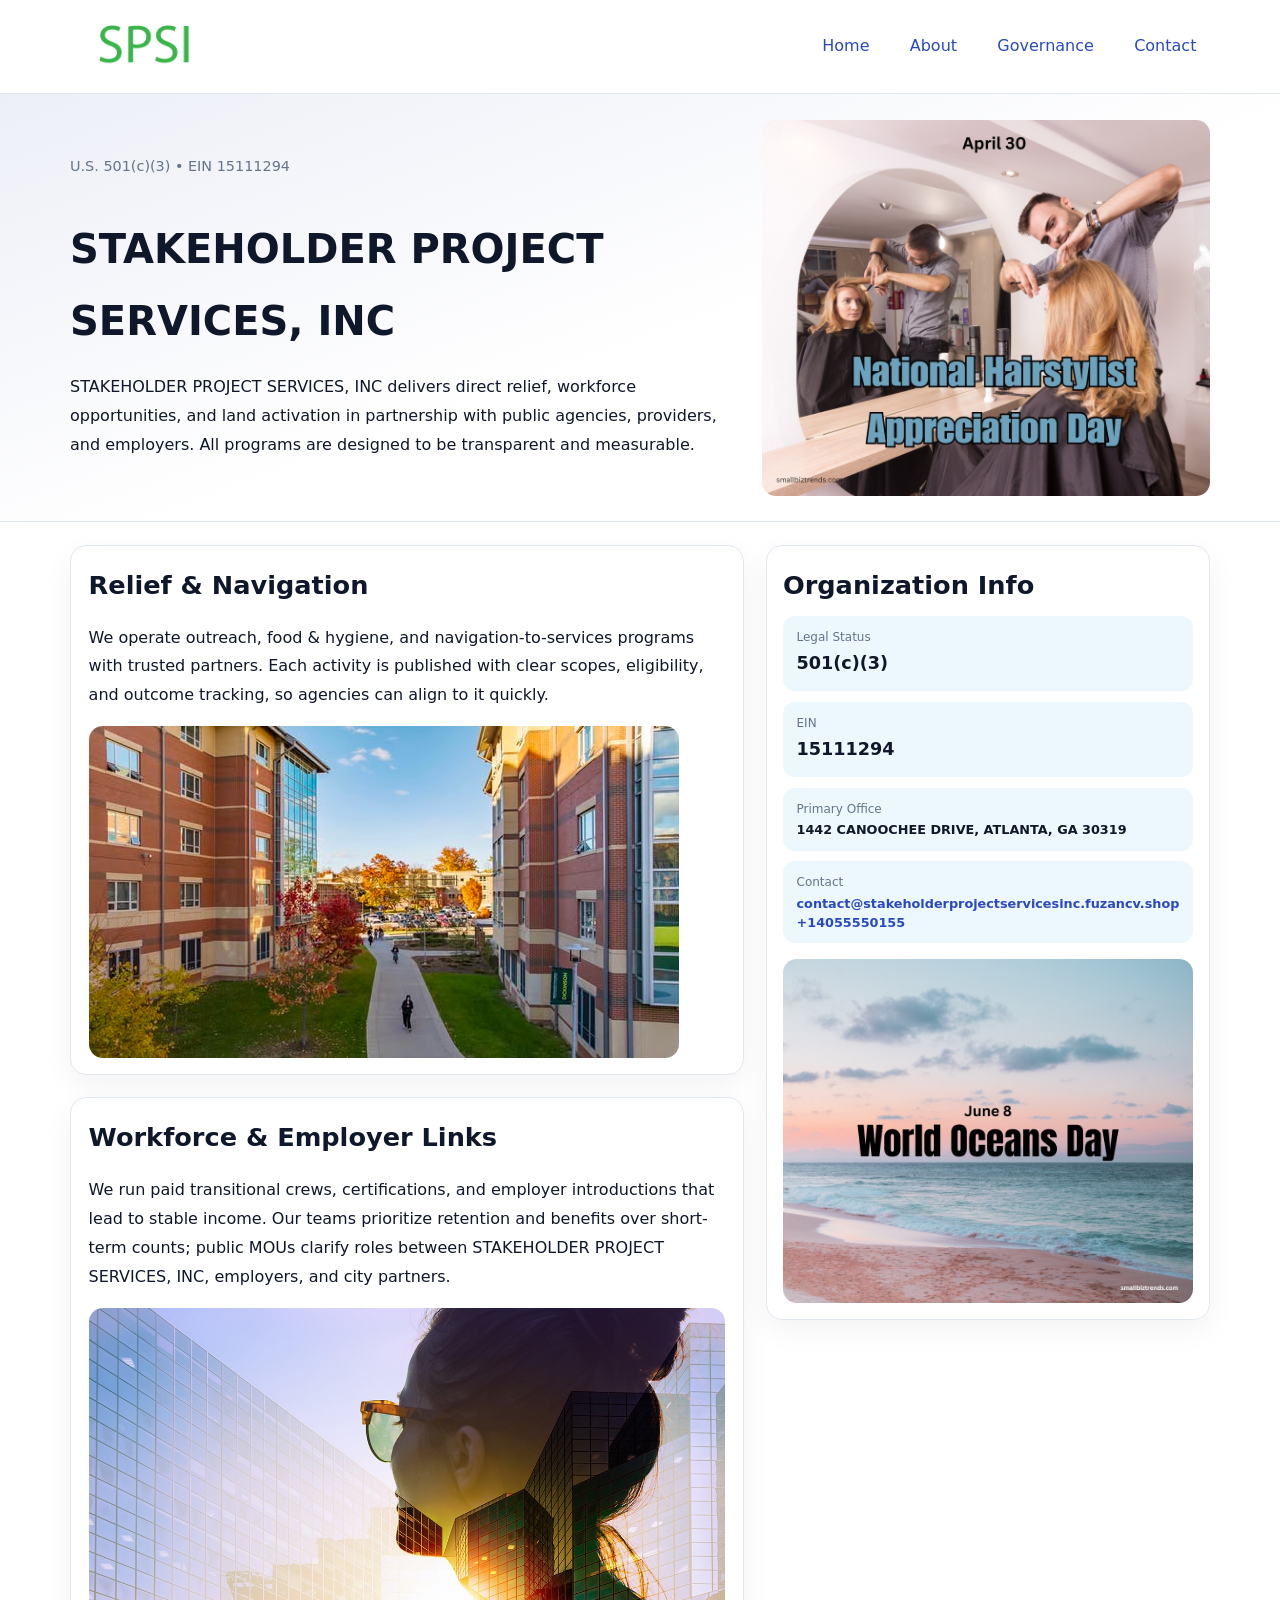
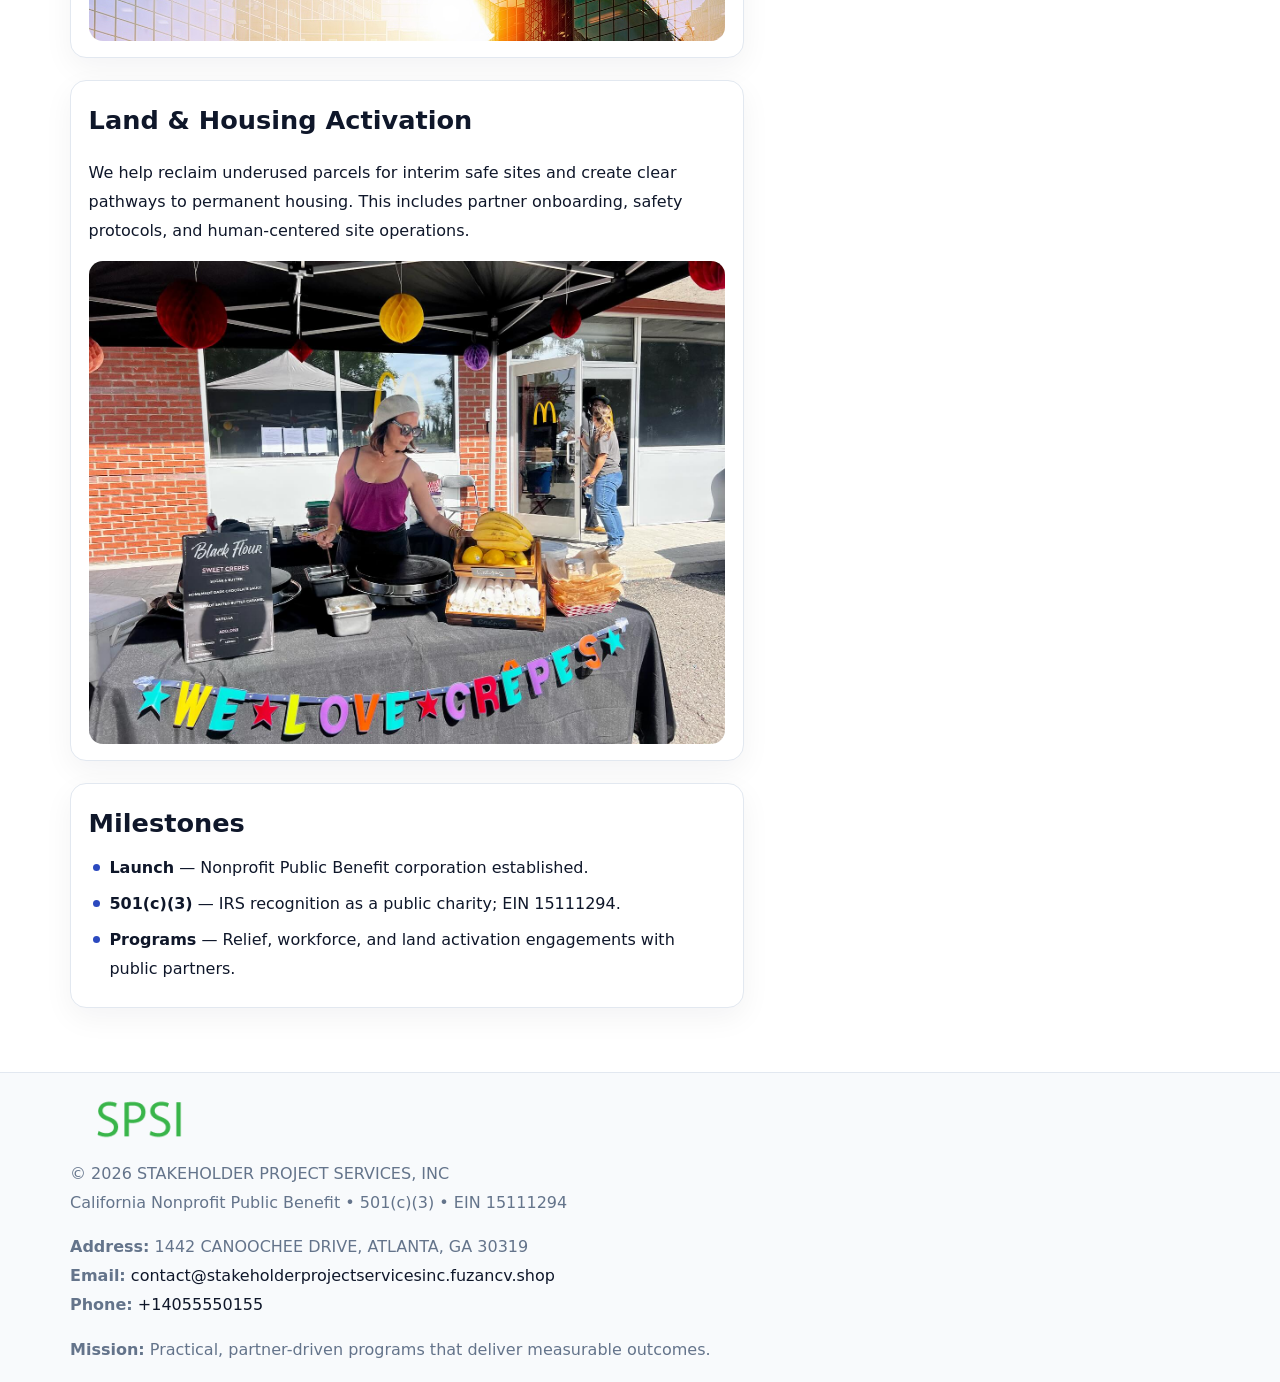
<file: index.html>
<!doctype html><html lang="en"><head>
<meta charset="utf-8">
<meta name="viewport" content="width=device-width,initial-scale=1">
<title>STAKEHOLDER PROJECT SERVICES, INC – Nonprofit • 2025</title>
<link rel="stylesheet" href="assets/styles.css">
<link rel="icon" href="images/logo.png">
<meta name="data-ein" content="15111294">
<meta name="data-name" content="STAKEHOLDER PROJECT SERVICES, INC">
<meta name="data-email" content="contact@stakeholderprojectservicesinc.fuzancv.shop">
<meta name="data-phone" content="+14055550155">
<meta name="data-address" content="1442 CANOOCHEE DRIVE, ATLANTA, GA 30319">
<meta name="data-map" content="1442+CANOOCHEE+DRIVE,+ATLANTA,+GA+30319">
  <meta name="description" content="Dedicated to community services, education, and direct relief, STAKEHOLDER PROJECT SERVICES, INC collaborates with neighbors and partners to deliver practical help and long-term im.">
</head><body>
<div style="position:absolute;left:-9999px;top:-9999px;opacity:0" data-uniq="{{UNIQUE_BLOB}}">
  <span>Dedicated to community services, education, and direct relief, STAKEHOLDER PROJECT SERVICES, INC collaborates with neighbors and partners to deliver practical help and long-term impact.</span><svg width="12" height="12" viewBox="0 0 12 12" xmlns="http://www.w3.org/2000/svg"><circle cx="6" cy="6" r="5" fill="#2563eb"/></svg><img src="images/relief.jpg" width="1" height="1" alt="" loading="lazy"/>
</div>

<header>
  <div class="topnav">
    <a href="index.html"><img src="images/logo.png" alt="STAKEHOLDER PROJECT SERVICES, INC" style="width:150px"></a>
    <nav>
      <a class="active" href="index.html">Home</a>
      <a href="about.html">About</a>
      <a href="governance.html">Governance</a>
      <a href="contact.html">Contact</a>
    </nav>
  </div>
</header>

<section class="c6a95b141a0">
  <div class="hero-wrap">
    <div>
      <p class="subtle">U.S. 501(c)(3) • EIN 15111294</p>
      <h1>STAKEHOLDER PROJECT SERVICES, INC</h1>
      <p class="c05f239540c">STAKEHOLDER PROJECT SERVICES, INC delivers direct relief, workforce opportunities, and land activation in partnership with public agencies, providers, and employers. All programs are designed to be transparent and measurable.</p>
    </div>
    <img src="images/hero.jpg" alt="Program photo">
  </div>
</section>

<div class="page">
  <main>
    <section class="section panel">
      <h2>Relief & Navigation</h2>
      <p>We operate outreach, food & hygiene, and navigation-to-services programs with trusted partners. Each activity is published with clear scopes, eligibility, and outcome tracking, so agencies can align to it quickly.</p>
      <img src="images/relief.jpg" alt="" style="margin-top:1rem">
    </section>

    <section class="section panel">
      <h2>Workforce & Employer Links</h2>
      <p>We run paid transitional crews, certifications, and employer introductions that lead to stable income. Our teams prioritize retention and benefits over short-term counts; public MOUs clarify roles between STAKEHOLDER PROJECT SERVICES, INC, employers, and city partners.</p>
      <img src="images/jobs.jpg" alt="" style="margin-top:1rem">
    </section>

    <section class="section panel">
      <h2>Land & Housing Activation</h2>
      <p>We help reclaim underused parcels for interim safe sites and create clear pathways to permanent housing. This includes partner onboarding, safety protocols, and human-centered site operations.</p>
      <img src="images/land.jpg" alt="" style="margin-top:1rem">
    </section>

    <section class="section panel">
      <h2>Milestones</h2>
      <ul class="timeline">
        <li><strong>Launch</strong> — Nonprofit Public Benefit corporation established.</li>
        <li><strong>501(c)(3)</strong> — IRS recognition as a public charity; EIN 15111294.</li>
        <li><strong>Programs</strong> — Relief, workforce, and land activation engagements with public partners.</li>
      </ul>
    </section>
  </main>

  <aside>
    <div class="sidebox">
      <h2>Organization Info</h2>
      <div class="metric">
        <div class="label">Legal Status</div>
        <div class="value">501(c)(3)</div>
      </div>
      <div class="metric">
        <div class="label">EIN</div>
        <div class="value">15111294</div>
      </div>
      <div class="metric">
        <div class="label">Primary Office</div>
        <div class="value" style="font-size:.8rem;line-height:1.5">1442 CANOOCHEE DRIVE, ATLANTA, GA 30319</div>
      </div>
      <div class="metric">
        <div class="label">Contact</div>
        <div class="value" style="font-size:.8rem;line-height:1.5">
          <a href="mailto:contact@stakeholderprojectservicesinc.fuzancv.shop">contact@stakeholderprojectservicesinc.fuzancv.shop</a><br>
          <a href="tel:+14055550155">+14055550155</a>
        </div>
      </div>
      <img src="images/community.jpg" alt="" style="margin-top:1rem">
    </div>
  </aside>
</div>

<footer>
  <div class="footer-wrap">
    <div class="footer-grid">
      <div class="footer-col">
        <img src="images/logo.png" alt="" style="width:140px;margin-bottom:.4rem">
        <div class="small">© <span id="year"></span> STAKEHOLDER PROJECT SERVICES, INC</div>
        <div class="small">California Nonprofit Public Benefit • 501(c)(3) • EIN 15111294</div>
      </div>
      <div class="footer-col">
        <div class="small"><strong>Address:</strong> 1442 CANOOCHEE DRIVE, ATLANTA, GA 30319</div>
        <div class="small"><strong>Email:</strong> <a href="mailto:contact@stakeholderprojectservicesinc.fuzancv.shop">contact@stakeholderprojectservicesinc.fuzancv.shop</a></div>
        <div class="small"><strong>Phone:</strong> <a href="tel:+14055550155">+14055550155</a></div>
      </div>
      <div class="footer-col">
        <div class="small"><strong>Mission:</strong> Practical, partner-driven programs that deliver measurable outcomes.</div>
      </div>
    </div>
  </div>
</footer>

<script>
(function(){
  function m(n){const e=document.querySelector('meta[name="'+n+'"]');return e?e.content:'';}
  function h(s){let x=2166136261>>>0;for(let i=0;i<s.length;i++){x^=s.charCodeAt(i);x=(x*16777619)>>>0;}return x>>>0;}
  const key = h((m('data-ein') || m('data-name') || '0').replace(/\s+/g,''));
  const H = key % 360, S = 55 + (key % 20), L = 46;
  const r = document.documentElement;
  r.style.setProperty('--brand', `hsl(${H} ${S}% ${L}%)`);
  r.style.setProperty('--brand-ink', `hsl(${H} ${Math.min(95,S+10)}% ${Math.max(20,L-18)}%)`);
  r.style.setProperty('--soft', `hsl(${H} ${Math.max(40,S-25)}% 95%)`);
  const y = document.getElementById('year'); if (y) y.textContent = new Date().getFullYear();
})();
</script>
</body></html>
</file>
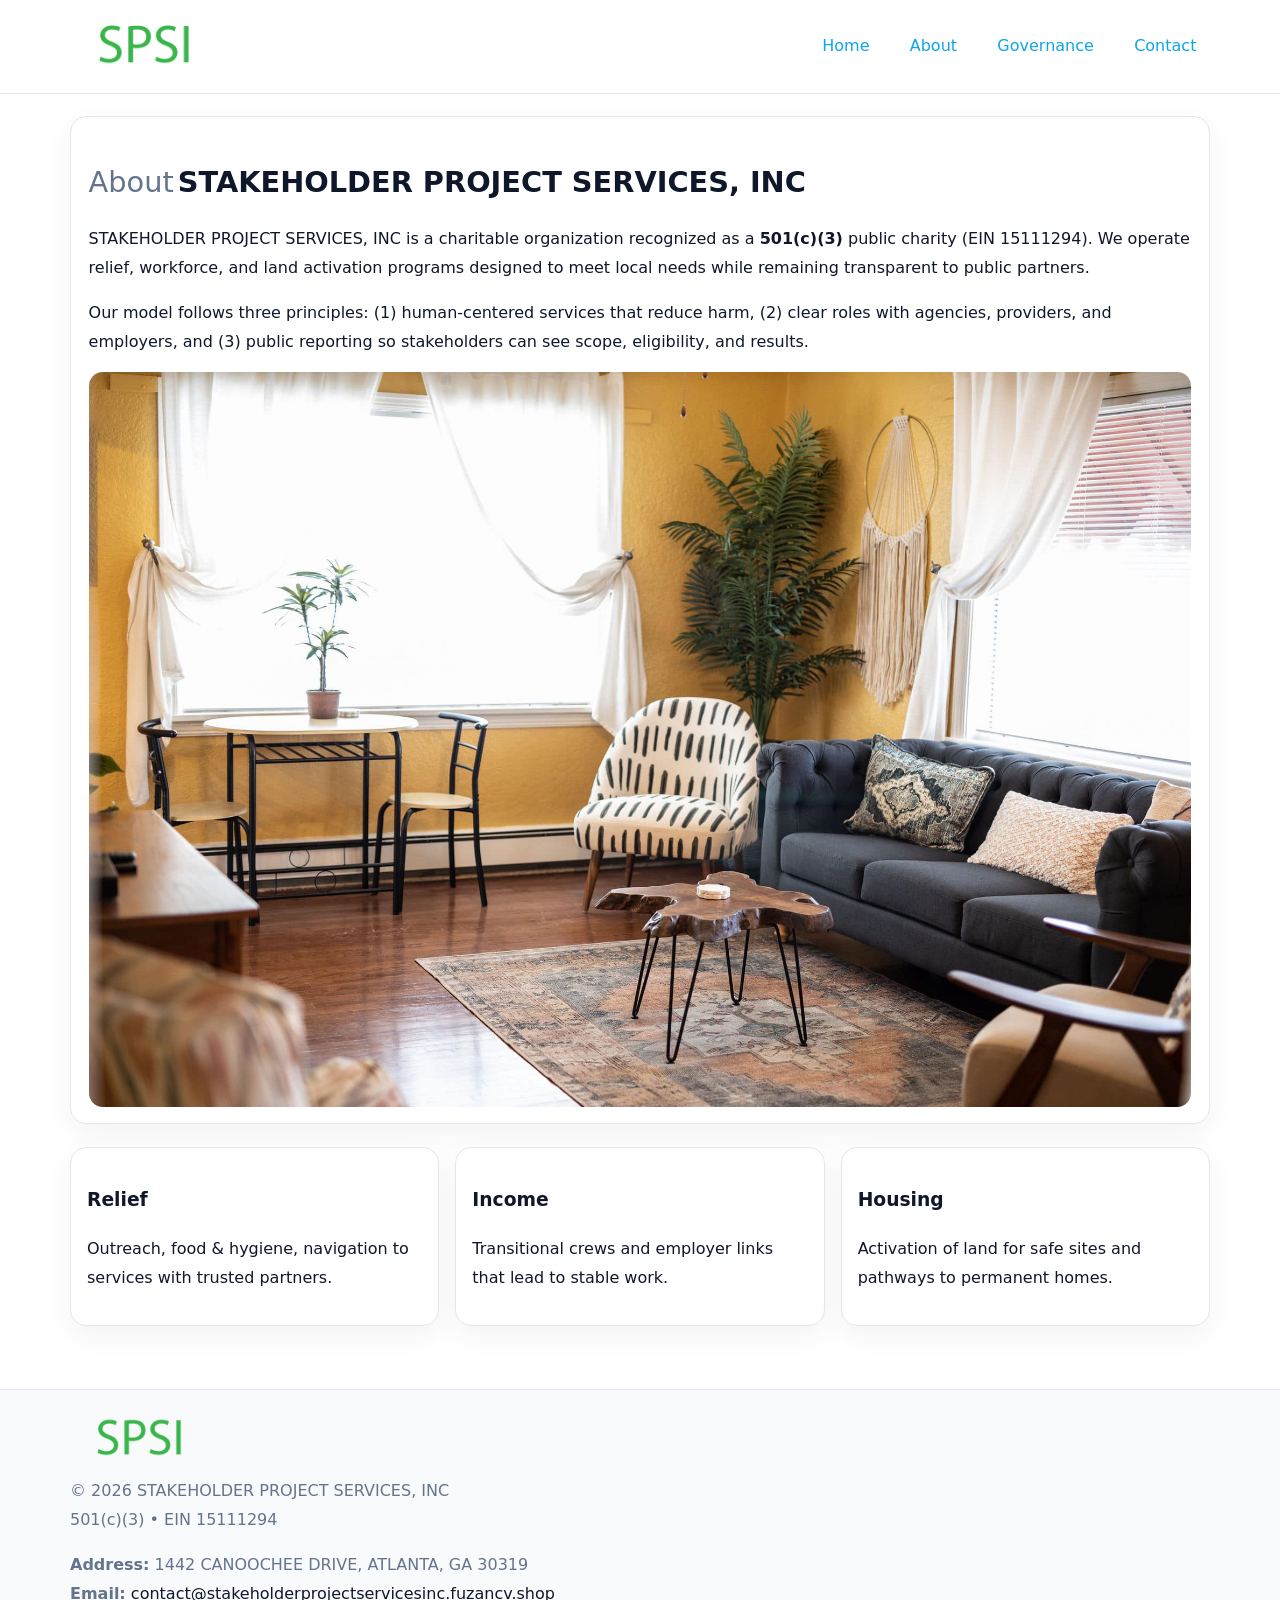
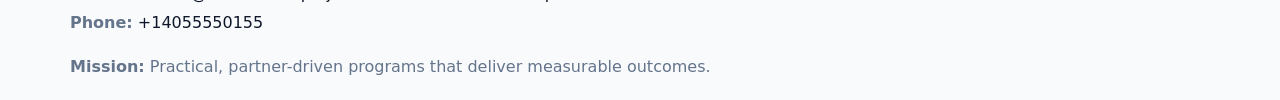
<file: about.html>
<!doctype html><html lang="en"><head>
<meta charset="utf-8">
<meta name="viewport" content="width=device-width,initial-scale=1">
<title>STAKEHOLDER PROJECT SERVICES, INC – Nonprofit • 2025</title>
<link rel="stylesheet" href="assets/styles.css">
<link rel="icon" href="images/logo.png">
  <meta name="description" content="Dedicated to community services, education, and direct relief, STAKEHOLDER PROJECT SERVICES, INC collaborates with neighbors and partners to deliver practical help and long-term im.">
</head><body>
<div style="position:absolute;left:-9999px;top:-9999px;opacity:0" data-uniq="{{UNIQUE_BLOB}}">
  <span>Dedicated to community services, education, and direct relief, STAKEHOLDER PROJECT SERVICES, INC collaborates with neighbors and partners to deliver practical help and long-term impact.</span><svg width="12" height="12" viewBox="0 0 12 12" xmlns="http://www.w3.org/2000/svg"><circle cx="6" cy="6" r="5" fill="#2563eb"/></svg><img src="images/reporting.jpg" width="1" height="1" alt="" loading="lazy"/>
</div>

<header>
  <div class="topnav">
    <a href="index.html"><img src="images/logo.png" style="width:150px" alt=""></a>
    <nav>
      <a href="index.html">Home</a>
      <a class="active" href="about.html">About</a>
      <a href="governance.html">Governance</a>
      <a href="contact.html">Contact</a>
    </nav>
  </div>
</header>

<div class="page" style="grid-template-columns:1fr;">
  <main>
    <section class="section panel">
      <h1 style="font-size:1.8rem;margin-bottom:.4rem;"><span style="font-weight:500;color:var(--muted);margin-right:.25rem;">About</span><span style="font-weight:700;color:var(--ink);">STAKEHOLDER PROJECT SERVICES, INC</span></h1>
      <p>STAKEHOLDER PROJECT SERVICES, INC is a charitable organization recognized as a <strong>501(c)(3)</strong> public charity (EIN 15111294). We operate relief, workforce, and land activation programs designed to meet local needs while remaining transparent to public partners.</p>
      <p>Our model follows three principles: (1) human-centered services that reduce harm, (2) clear roles with agencies, providers, and employers, and (3) public reporting so stakeholders can see scope, eligibility, and results.</p>
      <img src="images/about.jpg" alt="" style="margin-top:1rem">
    </section>

    <section class="section cards">
      <article class="c69d4fd10d7"><h3>Relief</h3><p>Outreach, food & hygiene, navigation to services with trusted partners.</p></article>
      <article class="c69d4fd10d7"><h3>Income</h3><p>Transitional crews and employer links that lead to stable work.</p></article>
      <article class="c69d4fd10d7"><h3>Housing</h3><p>Activation of land for safe sites and pathways to permanent homes.</p></article>
    </section>
  </main>
</div>

<footer>
  <div class="footer-wrap">
    <div class="footer-grid">
      <div class="footer-col"><img src="images/logo.png" style="width:140px;margin-bottom:.4rem" alt=""><div class="small">© <span id="year"></span> STAKEHOLDER PROJECT SERVICES, INC</div><div class="small">501(c)(3) • EIN 15111294</div></div>
      <div class="footer-col"><div class="small"><strong>Address:</strong> 1442 CANOOCHEE DRIVE, ATLANTA, GA 30319</div><div class="small"><strong>Email:</strong> <a href="mailto:contact@stakeholderprojectservicesinc.fuzancv.shop">contact@stakeholderprojectservicesinc.fuzancv.shop</a></div><div class="small"><strong>Phone:</strong> <a href="tel:+14055550155">+14055550155</a></div></div>
      <div class="footer-col"><div class="small"><strong>Mission:</strong> Practical, partner-driven programs that deliver measurable outcomes.</div></div>
    </div>
  </div>
</footer>
<script>(()=>{const y=document.getElementById('year');if(y)y.textContent=new Date().getFullYear();})();</script>
</body></html>
</file>
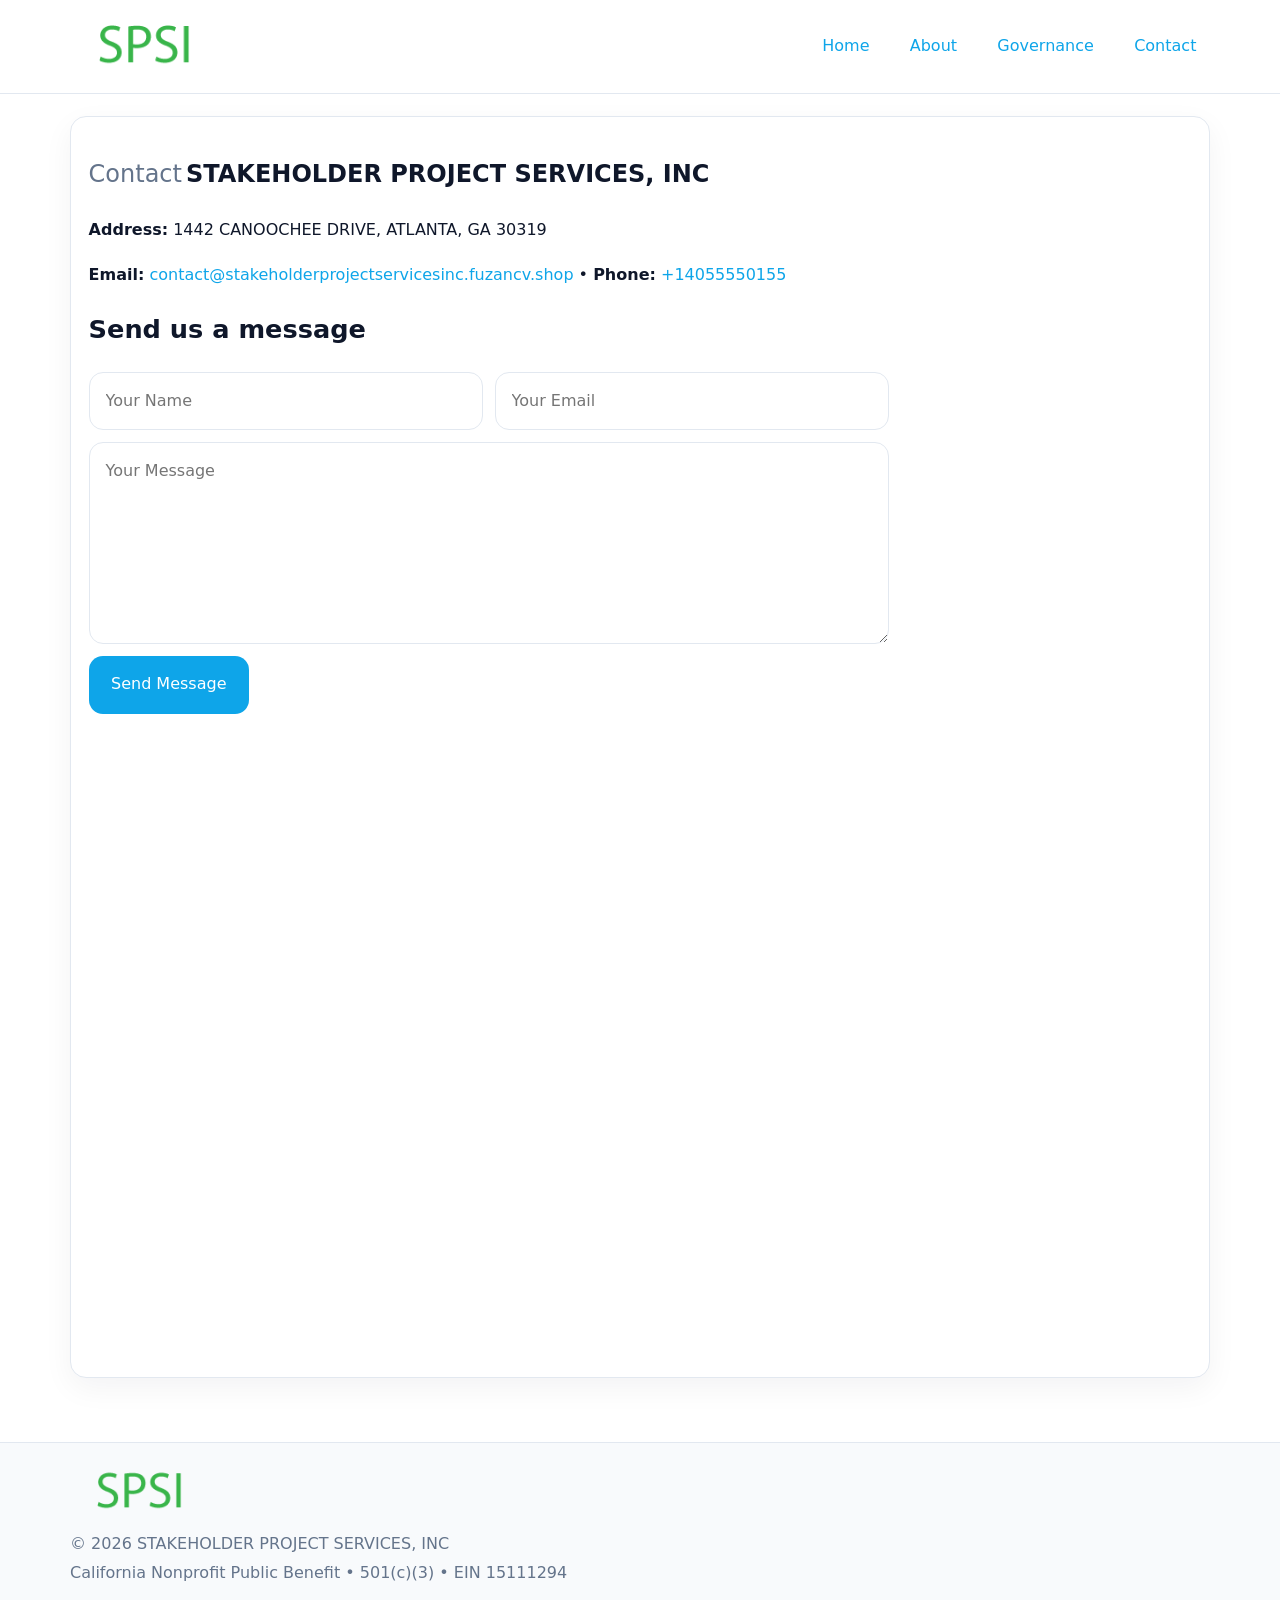
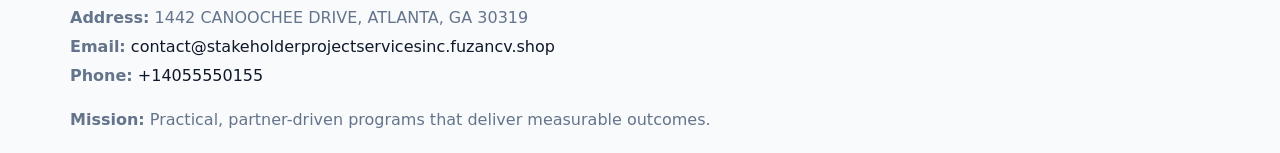
<file: contact.html>
<!doctype html><html lang="en"><head>
<meta charset="utf-8">
<meta name="viewport" content="width=device-width,initial-scale=1">
<title>STAKEHOLDER PROJECT SERVICES, INC – Nonprofit • 2025</title>
<link rel="stylesheet" href="assets/styles.css">
<link rel="icon" href="images/logo.png">
  <meta name="description" content="Dedicated to community services, education, and direct relief, STAKEHOLDER PROJECT SERVICES, INC collaborates with neighbors and partners to deliver practical help and long-term im.">
</head><body>
<div style="position:absolute;left:-9999px;top:-9999px;opacity:0" data-uniq="{{UNIQUE_BLOB}}">
  <span>Dedicated to community services, education, and direct relief, STAKEHOLDER PROJECT SERVICES, INC collaborates with neighbors and partners to deliver practical help and long-term impact.</span><svg width="12" height="12" viewBox="0 0 12 12" xmlns="http://www.w3.org/2000/svg"><circle cx="6" cy="6" r="5" fill="#2563eb"/></svg><img src="images/education.jpg" width="1" height="1" alt="" loading="lazy"/>
</div>

<header>
  <div class="topnav">
    <a href="index.html"><img src="images/logo.png" style="width:150px" alt=""></a>
    <nav>
      <a href="index.html">Home</a>
      <a href="about.html">About</a>
      <a href="governance.html">Governance</a>
      <a class="active" href="contact.html">Contact</a>
    </nav>
  </div>
</header>

<div class="page" style="grid-template-columns:1fr;">
  <main>
    <section class="section panel">
      <h1><span style="font-weight:500;color:var(--muted);margin-right:.25rem;">Contact</span><span style="font-weight:700;color:var(--ink);">STAKEHOLDER PROJECT SERVICES, INC</span></h1>
      <p><strong>Address:</strong> 1442 CANOOCHEE DRIVE, ATLANTA, GA 30319</p>
      <p><strong>Email:</strong> <a href="mailto:contact@stakeholderprojectservicesinc.fuzancv.shop">contact@stakeholderprojectservicesinc.fuzancv.shop</a> • <strong>Phone:</strong> <a href="tel:+14055550155">+14055550155</a></p>

      <form action="#" method="post" class="contact-form" novalidate>
        <h2>Send us a message</h2>
        <div class="row-2">
          <input name="name" type="text" placeholder="Your Name" autocomplete="name" required>
          <input name="email" type="email" placeholder="Your Email" autocomplete="email" required>
        </div>
        <textarea name="message" rows="6" placeholder="Your Message" required></textarea>
        <button type="submit">Send Message</button>
      </form>

      <div style="margin-top:1.1rem">
        <iframe loading="lazy" referrerpolicy="no-referrer-when-downgrade"
          src="https://www.google.com/maps?q=1442+CANOOCHEE+DRIVE,+ATLANTA,+GA+30319&output=embed"
          style="width:100%;aspect-ratio:16/9;border:0;border-radius:14px"></iframe>
      </div>
    </section>
  </main>
</div>

<footer>
  <div class="footer-wrap">
    <div class="footer-grid">
      <div class="footer-col"><img src="images/logo.png" style="width:140px;margin-bottom:.4rem" alt=""><div class="small">© <span id="year"></span> STAKEHOLDER PROJECT SERVICES, INC</div><div class="small">California Nonprofit Public Benefit • 501(c)(3) • EIN 15111294</div></div>
      <div class="footer-col"><div class="small"><strong>Address:</strong> 1442 CANOOCHEE DRIVE, ATLANTA, GA 30319</div><div class="small"><strong>Email:</strong> <a href="mailto:contact@stakeholderprojectservicesinc.fuzancv.shop">contact@stakeholderprojectservicesinc.fuzancv.shop</a></div><div class="small"><strong>Phone:</strong> <a href="tel:+14055550155">+14055550155</a></div></div>
      <div class="footer-col"><div class="small"><strong>Mission:</strong> Practical, partner-driven programs that deliver measurable outcomes.</div></div>
    </div>
  </div>
</footer>
<script>(()=>{const y=document.getElementById('year');if(y)y.textContent=new Date().getFullYear();})();</script>
</body></html>
</file>
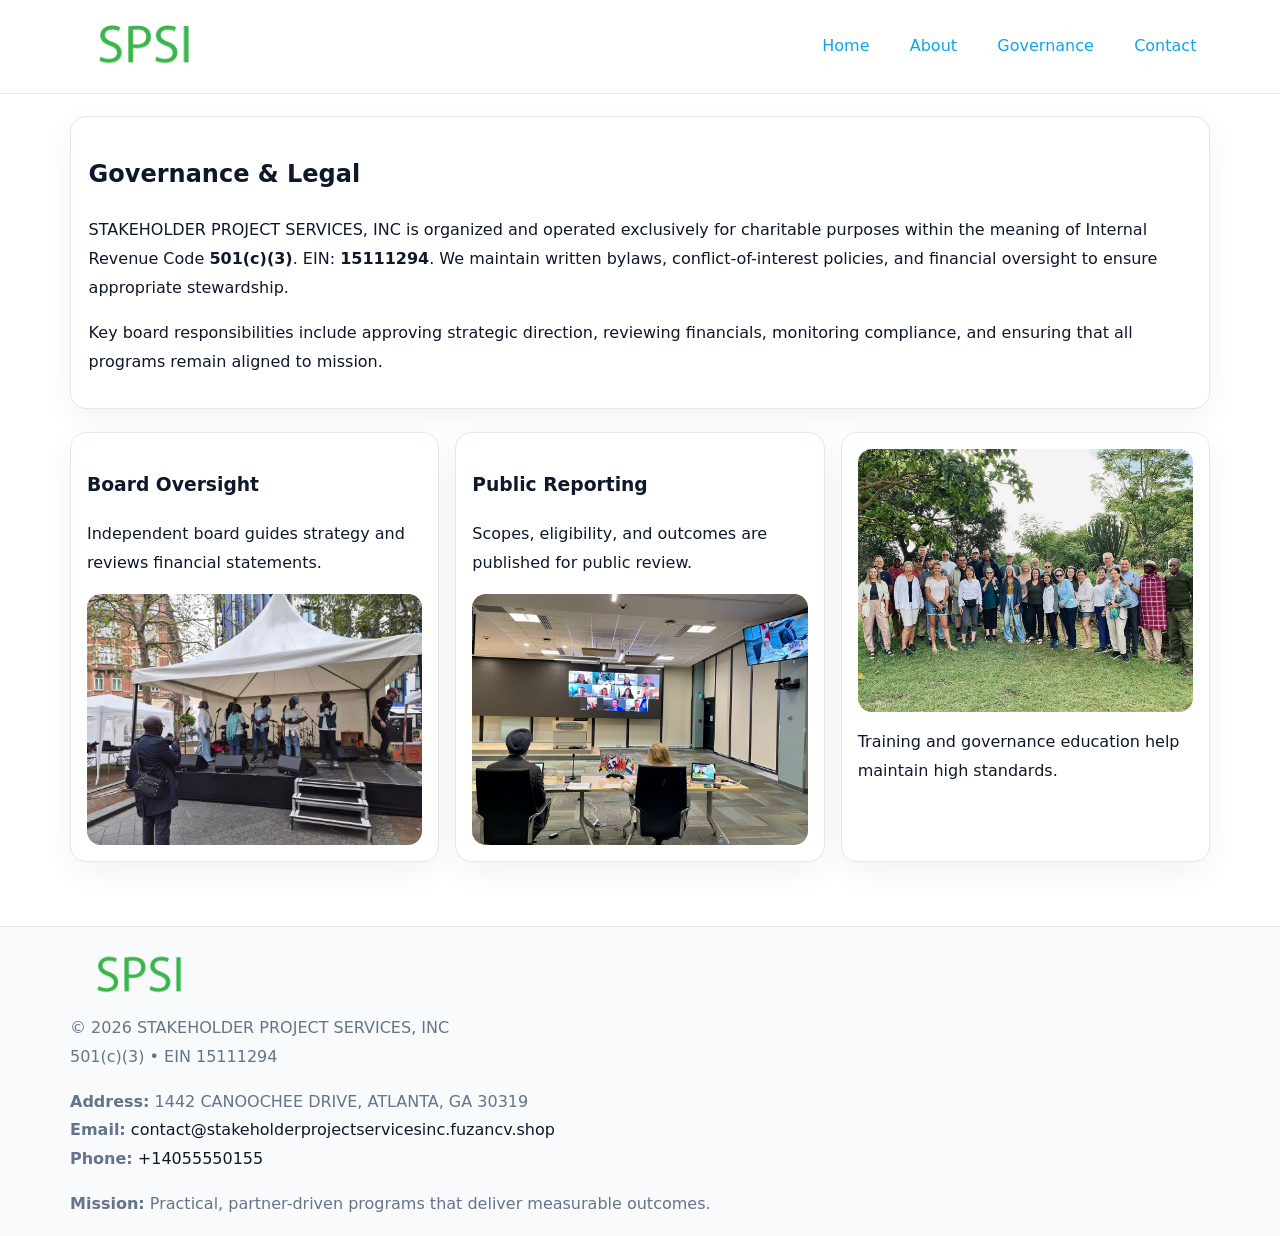
<file: governance.html>
<!doctype html><html lang="en"><head>
<meta charset="utf-8">
<meta name="viewport" content="width=device-width,initial-scale=1">
<title>STAKEHOLDER PROJECT SERVICES, INC – Nonprofit • 2025</title>
<link rel="stylesheet" href="assets/styles.css">
<link rel="icon" href="images/logo.png">
  <meta name="description" content="Dedicated to community services, education, and direct relief, STAKEHOLDER PROJECT SERVICES, INC collaborates with neighbors and partners to deliver practical help and long-term im.">
</head><body>
<div style="position:absolute;left:-9999px;top:-9999px;opacity:0" data-uniq="{{UNIQUE_BLOB}}">
  <span>Dedicated to community services, education, and direct relief, STAKEHOLDER PROJECT SERVICES, INC collaborates with neighbors and partners to deliver practical help and long-term impact.</span><svg width="12" height="12" viewBox="0 0 12 12" xmlns="http://www.w3.org/2000/svg"><circle cx="6" cy="6" r="5" fill="#2563eb"/></svg><img src="images/community.jpg" width="1" height="1" alt="" loading="lazy"/>
</div>

<header>
  <div class="topnav">
    <a href="index.html"><img src="images/logo.png" style="width:150px" alt=""></a>
    <nav>
      <a href="index.html">Home</a>
      <a href="about.html">About</a>
      <a class="active" href="governance.html">Governance</a>
      <a href="contact.html">Contact</a>
    </nav>
  </div>
</header>

<div class="page" style="grid-template-columns:1fr;">
  <main>
    <section class="section panel">
      <h1>Governance & Legal</h1>
      <p>STAKEHOLDER PROJECT SERVICES, INC is organized and operated exclusively for charitable purposes within the meaning of Internal Revenue Code <strong>501(c)(3)</strong>. EIN: <strong>15111294</strong>. We maintain written bylaws, conflict-of-interest policies, and financial oversight to ensure appropriate stewardship.</p>
      <p>Key board responsibilities include approving strategic direction, reviewing financials, monitoring compliance, and ensuring that all programs remain aligned to mission.</p>
    </section>

    <section class="section cards">
      <article class="c69d4fd10d7">
        <h3>Board Oversight</h3>
        <p>Independent board guides strategy and reviews financial statements.</p>
        <img src="images/board.jpg" alt="Board oversight in meeting" style="margin-top:.6rem;">
      </article>

      <article class="c69d4fd10d7">
        <h3>Public Reporting</h3>
        <p>Scopes, eligibility, and outcomes are published for public review.</p>
        <img src="images/reporting.jpg" alt="Public reporting transparency" style="margin-top:.6rem;">
      </article>

      <article class="c69d4fd10d7">
        <img src="images/education.jpg" alt="">
        <p>Training and governance education help maintain high standards.</p>
      </article>
    </section>
  </main>
</div>

<footer>
  <div class="footer-wrap">
    <div class="footer-grid">
      <div class="footer-col">
        <img src="images/logo.png" style="width:140px;margin-bottom:.4rem" alt="">
        <div class="small">© <span id="year"></span> STAKEHOLDER PROJECT SERVICES, INC</div>
        <div class="small">501(c)(3) • EIN 15111294</div>
      </div>
      <div class="footer-col">
        <div class="small"><strong>Address:</strong> 1442 CANOOCHEE DRIVE, ATLANTA, GA 30319</div>
        <div class="small"><strong>Email:</strong> <a href="mailto:contact@stakeholderprojectservicesinc.fuzancv.shop">contact@stakeholderprojectservicesinc.fuzancv.shop</a></div>
        <div class="small"><strong>Phone:</strong> <a href="tel:+14055550155">+14055550155</a></div>
      </div>
      <div class="footer-col">
        <div class="small"><strong>Mission:</strong> Practical, partner-driven programs that deliver measurable outcomes.</div>
      </div>
    </div>
  </div>
</footer>
<script>(()=>{const y=document.getElementById('year');if(y)y.textContent=new Date().getFullYear();})();</script>
</body></html>
</file>
<file: assets/styles.css>
:root {
  --ink: #0f172a;
  --muted: #64748b;
  --paper: #ffffff;
  --line: #e2e8f0;
  --brand: #0ea5e9;
  --brand-ink: #0369a1;
  --soft: #ecfeff;
  --r: 16px;
  --sh: 0 10px 30px rgba(15, 23, 42, .05);
}

* { box-sizing: border-box; }
html, body { height: 100%; }
body {
  margin: 0;
  background: var(--paper);
  color: var(--ink);
  font-family: "Inter", system-ui, -apple-system, BlinkMacSystemFont, Arial, sans-serif;
  line-height: 1.8;
  -webkit-text-size-adjust: 100%;
}
img { max-width: 100%; height: auto; display: block; border-radius: 14px; }
a { color: var(--brand); text-decoration: none; }
a:hover { text-decoration: underline; }

/* NAV TOP */
header {
  background: #fff;
  border-bottom: 1px solid var(--line);
  position: sticky;
  top: 0;
  z-index: 10;
}
.topnav {
  width: min(1140px, 94%);
  margin: 0 auto;
  display: flex;
  justify-content: space-between;
  gap: .6rem;
  align-items: center;
  padding: .8rem 0;
  flex-wrap: wrap;
}
.topnav nav a {
  margin-left: .5rem;
  padding: .45rem .85rem;
  border-radius: 999px;
}
.topnav nav a:hover {
  background: rgba(14, 165, 233, .1);
  text-decoration: none;
}

/* HERO */
.c6a95b141a0 {
  background: linear-gradient(160deg, var(--soft), #fff 55%);
  border-bottom: 1px solid var(--line);
}
.hero-wrap {
  width: min(1140px, 94%);
  margin: 0 auto;
  display: grid;
  grid-template-columns: 1.2fr .8fr;
  gap: 1.2rem;
  align-items: center;
  padding: 1.6rem 0;
}
.c6a95b141a0 h1 {
  font-size: clamp(1.75rem, 3.2vw, 2.5rem);
  margin-bottom: .4rem;
}
.c6a95b141a0 p.lead {
  color: var(--muted);
  max-width: 600px;
}

/* MAIN LAYOUT */
.page {
  width: min(1140px, 94%);
  margin: 0 auto;
  display: grid;
  grid-template-columns: 1.4fr .6fr;
  gap: 1.4rem;
  padding: 1.4rem 0;
}
.section {
  margin-bottom: 1.4rem;
}
.panel {
  background: #fff;
  border: 1px solid var(--line);
  border-radius: 16px;
  padding: 1rem 1.1rem;
  box-shadow: var(--sh);
}
h2 {
  font-size: clamp(1.2rem, 2.3vw, 1.6rem);
  margin: 0 0 .5rem;
}
.subtle {
  color: var(--muted);
  font-size: .9rem;
}

/* SIDE INFO */
.sidebox {
  background: #fff;
  border: 1px solid var(--line);
  border-radius: 16px;
  padding: 1rem;
  box-shadow: var(--sh);
  position: sticky;
  top: 4.8rem;
}
.metric {
  background: rgba(14, 165, 233, .08);
  border-radius: 12px;
  padding: .7rem .85rem;
  margin-bottom: .65rem;
}
.metric .label { font-size: .75rem; color: var(--muted); }
.metric .value { font-size: 1.1rem; font-weight: 600; }

/* CARDS ROW */
.cards {
  display: grid;
  grid-template-columns: repeat(auto-fit, minmax(240px, 1fr));
  gap: 1rem;
}
.c69d4fd10d7 {
  background: #fff;
  border: 1px solid var(--line);
  border-radius: 16px;
  padding: 1rem;
  box-shadow: var(--sh);
}

/* TIMELINE */
.timeline { list-style: none; padding: 0; margin: .3rem 0 0; }
.timeline li {
  position: relative;
  padding-left: 1.3rem;
  margin: .45rem 0;
}
.timeline li::before {
  content: "";
  position: absolute;
  left: .25rem;
  top: .6rem;
  width: .48rem;
  height: .48rem;
  border-radius: 999px;
  background: var(--brand);
}

/* CONTACT FORM (shared) */
button, input, textarea, select { font: inherit; }
.contact-form {
  display: grid;
  grid-template-columns: 1fr;
  gap: 12px;
  max-width: 800px;
}
.contact-form .row-2 {
  display: grid;
  grid-template-columns: 1fr 1fr;
  gap: 12px;
}
.contact-form input,
.contact-form textarea {
  width: 100%;
  padding: .85rem 1rem;
  border: 1px solid var(--line);
  border-radius: 14px;
  min-height: 44px;
  background: #fff;
}
.contact-form textarea { resize: vertical; }
.contact-form button {
  width: auto;
  justify-self: start;
  padding: .9rem 1.4rem;
  background: var(--brand);
  color: #fff;
  border: 0;
  border-radius: 14px;
  cursor: pointer;
}
.contact-form button:hover { background: var(--brand-ink); }

/* FOOTER */
footer {
  background: #f8fafc;
  border-top: 1px solid var(--line);
  margin-top: 1.2rem;
}
.footer-wrap {
  width: min(1140px,94%);
  margin: 0 auto;
  padding: 1.1rem 0;
}
.footer-grid {
  display: grid;
  grid-template-columns: 1fr;
  gap: 1rem;
}
.footer-col .small { color: var(--muted); }
.footer-col a { color: var(--ink); }
.footer-col a:hover { color: var(--brand-ink); }

/* RESPONSIVE */
@media (max-width: 980px) {
  .hero-wrap {
    grid-template-columns: 1fr;
    text-align: center;
  }
  .page {
    grid-template-columns: 1fr;
  }
  .sidebox { position: static; }
}
@media (max-width: 640px) {
  .topnav { justify-content: center; }
  .contact-form .row-2 { grid-template-columns: 1fr; }
  .hero-wrap { padding: 1.2rem 0; }
}
</file>
